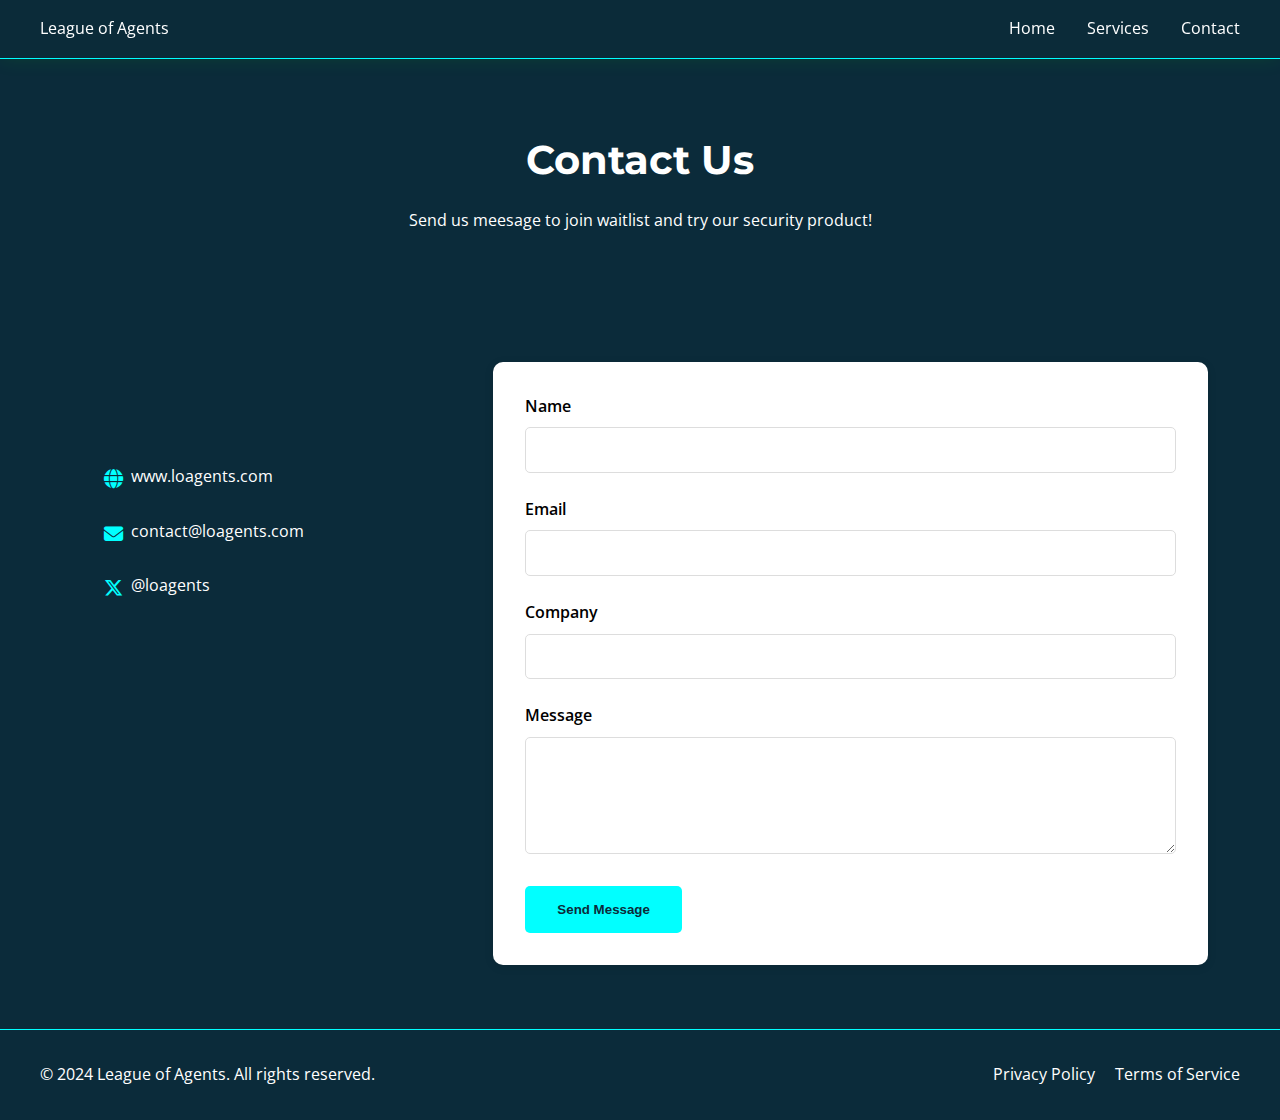
<file: contact.html>
<!DOCTYPE html>
<html lang="en">
<head>
    <meta charset="UTF-8">
    <meta name="viewport" content="width=device-width, initial-scale=1.0">
    <title>Contact Us - League of Agents</title>
    <meta name="description" content="Contact League of Agents for Web3 AI security solutions">
    <link rel="stylesheet" href="css/styles.css">
    <link rel="stylesheet" href="css/contact.css">
    <link rel="preconnect" href="https://fonts.googleapis.com">
    <link rel="preconnect" href="https://fonts.gstatic.com" crossorigin>
    <link href="https://fonts.googleapis.com/css2?family=Montserrat:wght@400;600;700&family=Open+Sans:wght@400;600&display=swap" rel="stylesheet">
    <!-- Font Awesome -->
    <link rel="stylesheet" href="https://cdnjs.cloudflare.com/ajax/libs/font-awesome/6.5.1/css/all.min.css">
</head>
<body>
    <header class="header">
        <nav class="nav-container">
            <div class="logo">League of Agents</div>
            <ul class="nav-links">
                <li><a href="index.html">Home</a></li>
                <li><a href="index.html#services">Services</a></li>
                <li><a href="contact.html" class="active">Contact</a></li>
            </ul>
        </nav>
    </header>

    <main>
        <section class="contact-hero">
            <h1>Contact Us</h1>
            <p>Send us meesage to join waitlist and try our security product!</p>
        </section>

        <section class="contact-container">
            <div class="contact-info">
                <h2>Contact Information</h2>
                <div class="info-item">
                    <span class="icon"><i class="fas fa-globe"></i></span>
                    <p>www.loagents.com</p>
                </div>
                <div class="info-item">
                    <span class="icon"><i class="fas fa-envelope"></i></span>
                    <p>contact@loagents.com</p>
                </div>
                <div class="info-item">
                    <span class="icon"><i class="fab fa-x-twitter"></i></span>
                    <p>@loagents</p>
                </div>
            </div>

            <form action="https://api.web3forms.com/submit" method="POST" class="contact-form">
                <input type="hidden" name="access_key" value="65647ee3-1ed2-4547-95e1-fba3c34dab96">
                
                <div class="form-group">
                    <label for="name">Name</label>
                    <input type="text" id="name" name="name" required>
                </div>
                
                <div class="form-group">
                    <label for="email">Email</label>
                    <input type="email" id="email" name="email" required>
                </div>
                
                <div class="form-group">
                    <label for="company">Company</label>
                    <input type="text" id="company" name="company">
                </div>
                
                <div class="form-group">
                    <label for="message">Message</label>
                    <textarea id="message" name="message" rows="5" required></textarea>
                </div>
                
                <button type="submit" class="submit-button">Send Message</button>
            </form>
        </section>
    </main>

    <footer class="footer">
        <div class="footer-content">
            <div class="footer-copyright">
                © 2024 League of Agents. All rights reserved.
            </div>
            <div class="footer-links">
                <a href="#">Privacy Policy</a>
                <a href="#">Terms of Service</a>
            </div>
        </div>
    </footer>

    <script src="js/contact.js"></script>
</body>
</html>
</file>
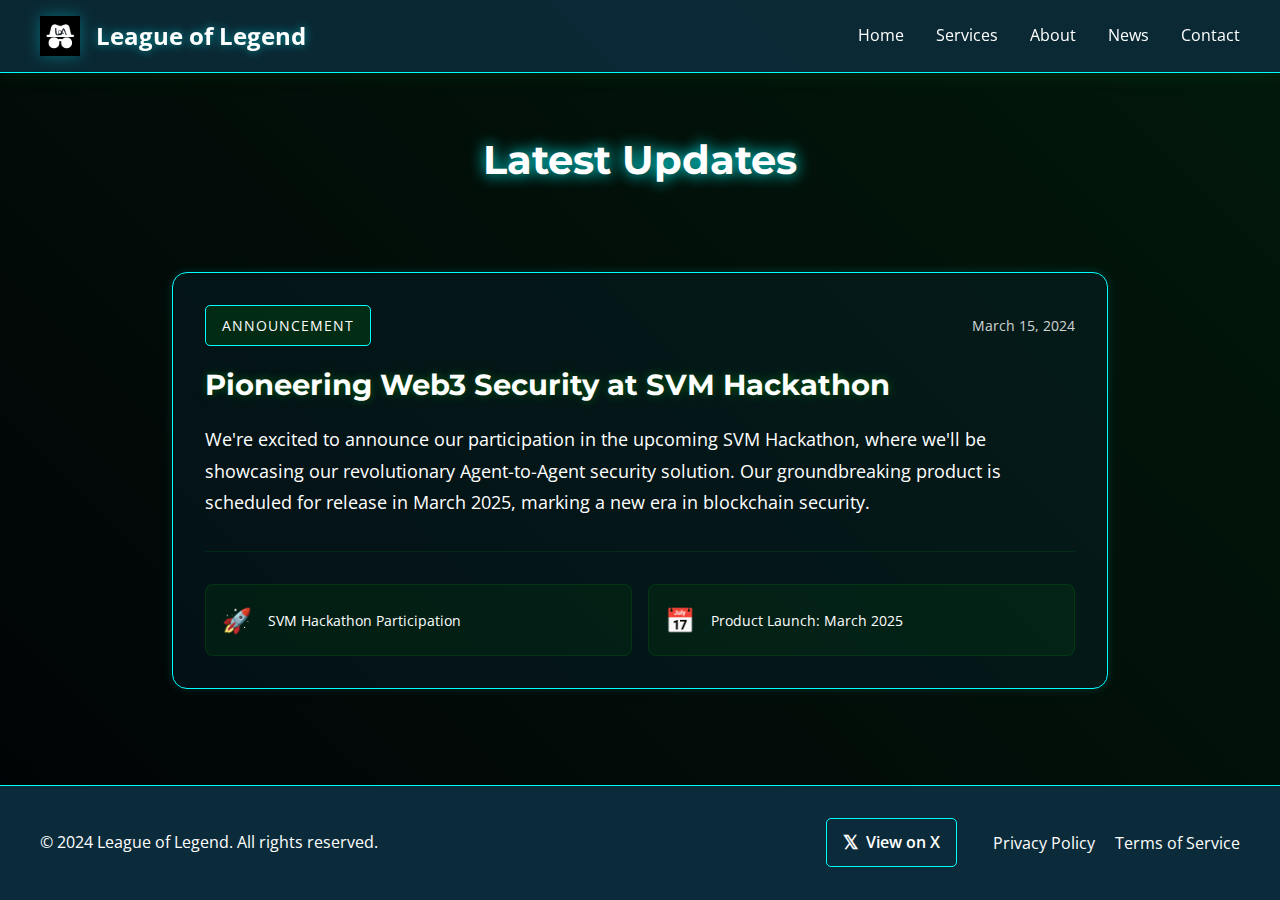
<file: news.html>
<!DOCTYPE html>
<html lang="en">
<head>
    <meta charset="UTF-8">
    <meta name="viewport" content="width=device-width, initial-scale=1.0">
    <title>News - League of Legend</title>
    <meta name="description" content="Latest updates from League of Legend">
    <link rel="stylesheet" href="css/styles.css">
    <link rel="stylesheet" href="css/news.css">
    <link rel="preconnect" href="https://fonts.googleapis.com">
    <link rel="preconnect" href="https://fonts.gstatic.com" crossorigin>
    <link href="https://fonts.googleapis.com/css2?family=Montserrat:wght@400;600;700&family=Open+Sans:wght@400;600&display=swap" rel="stylesheet">
</head>
<body>
    <header class="header">
        <nav class="nav-container">
            <div class="logo">
                <img src="images/logo.jpg" alt="League of Legend Logo" class="logo-image">
                <span class="logo-text">League of Legend</span>
            </div>
            <ul class="nav-links">
                <li><a href="index.html">Home</a></li>
                <li><a href="index.html#services">Services</a></li>
                <li><a href="index.html#about">About</a></li>
                <li><a href="news.html" class="active">News</a></li>
                <li><a href="contact.html">Contact</a></li>
            </ul>
        </nav>
    </header>

    <main>
        <section class="news-hero">
            <div class="news-content">
                <h1>Latest Updates</h1>
                <div class="news-grid">
                    <article class="news-card featured">
                        <div class="news-card-content">
                            <div class="news-meta">
                                <span class="news-tag">Announcement</span>
                                <span class="news-date">March 15, 2024</span>
                            </div>
                            <h2>Pioneering Web3 Security at SVM Hackathon</h2>
                            <p class="news-excerpt">We're excited to announce our participation in the upcoming SVM Hackathon, where we'll be showcasing our revolutionary Agent-to-Agent security solution. Our groundbreaking product is scheduled for release in March 2025, marking a new era in blockchain security.</p>
                            <div class="news-highlights">
                                <div class="highlight-item">
                                    <span class="highlight-icon">🚀</span>
                                    <p>SVM Hackathon Participation</p>
                                </div>
                                <div class="highlight-item">
                                    <span class="highlight-icon">📅</span>
                                    <p>Product Launch: March 2025</p>
                                </div>
                            </div>
                        </div>
                    </article>
                </div>
            </div>
        </section>
    </main>

    <footer class="footer">
        <div class="footer-content">
            <div class="footer-copyright">
                © 2024 League of Legend. All rights reserved.
            </div>
            <div class="footer-links">
                <a href="https://x.com/loagents" target="_blank" class="social-button">
                    <span class="x-icon">𝕏</span> View on X
                </a>
                <a href="#">Privacy Policy</a>
                <a href="#">Terms of Service</a>
            </div>
        </div>
    </footer>
</body>
</html>
</file>
<file: css/styles.css>
:root {
    --primary-color: #0b2b3a;
    --secondary-color: #ffffff;
    --accent-color: #01ffff;
    --text-color: #ffffff;
    --card-bg: rgba(11, 43, 58, 0.3);
    --neon-shadow: 0 0 10px rgba(1, 255, 255, 0.15);
}

* {
    margin: 0;
    padding: 0;
    box-sizing: border-box;
}

body {
    font-family: 'Open Sans', sans-serif;
    line-height: 1.6;
    color: var(--text-color);
    background-color: var(--primary-color);
}

h1, h2, h3, h4, h5, h6 {
    font-family: 'Montserrat', sans-serif;
}

.header {
    background-color: rgba(11, 43, 58, 0.9);
    border-bottom: 1px solid var(--accent-color);
    box-shadow: 0 0 20px rgba(0, 255, 0, 0.1);
    padding: 1rem 2rem;
    position: fixed;
    width: 100%;
    top: 0;
    z-index: 1000;
}

.nav-container {
    max-width: 1200px;
    margin: 0 auto;
    display: flex;
    justify-content: space-between;
    align-items: center;
}

.logo {
    display: flex;
    align-items: center;
    gap: 1rem;
}

.logo-image {
    height: 40px;
    width: auto;
    filter: brightness(1.2) drop-shadow(0 0 8px rgba(1, 255, 255, 0.3));
    transition: all 0.3s ease;
}

.logo-text {
    color: var(--secondary-color);
    text-shadow: 0 0 10px rgba(1, 255, 255, 0.5);
    font-size: 1.5rem;
    font-weight: 700;
}

.logo-image:hover {
    filter: brightness(1.4) drop-shadow(0 0 12px var(--accent-color));
    transform: scale(1.05);
}

.nav-links {
    display: flex;
    list-style: none;
    gap: 2rem;
}

.nav-links a {
    color: var(--text-color);
    text-decoration: none;
    transition: color 0.3s ease;
}

.nav-links a:hover {
    color: var(--secondary-color);
    text-shadow: 0 0 10px var(--accent-color);
}

.hero-section {
    display: flex;
    justify-content: space-between;
    align-items: center;
    padding: 8rem 6rem;
    background-color: #000000;
    min-height: 100vh;
    position: relative;
}

.hero-content {
    flex: 1;
    max-width: 600px;
}

/* 主标题样式 */
.hero-content h1 {
    font-size: 3.5rem;
    font-weight: 700;
    margin-bottom: 1.5rem;
    color: #ffffff;
    text-shadow: 0 0 20px rgba(1, 255, 255, 0.3);
    animation: titleGlow 2s infinite alternate;
}

.hero-content p {
    font-size: 1.2rem;
    color: #ffffff;
    opacity: 0.8;
    margin-bottom: 1.5rem;
}

/* 打字机效果文本样式 */
.typewriter, .typewriter-delay {
    font-family: 'Courier New', monospace;
    font-size: 1.4rem;
    color: var(--accent-color);
    margin-bottom: 1rem;
    opacity: 0.9;
    text-shadow: 0 0 10px rgba(1, 255, 255, 0.4);
}

.typewriter-delay {
    margin-bottom: 2rem;
}

.stats {
    display: flex;
    gap: 4rem;
    margin-bottom: 3rem;
}

.stat-block h2 {
    font-size: 2.5rem;
    color: var(--accent-color);
    margin-bottom: 0.5rem;
}

.stat-block p {
    font-size: 1rem;
    color: #ffffff;
    opacity: 0.8;
    margin: 0;
}

/* 按钮样式 */
.cta-button {
    display: inline-block;
    background: linear-gradient(45deg, 
        rgba(1, 255, 255, 0.1),
        rgba(1, 255, 255, 0.2)
    );
    color: var(--accent-color);
    padding: 1rem 2.5rem;
    border: 1px solid var(--accent-color);
    border-radius: 8px;
    font-size: 1.1rem;
    font-weight: 600;
    text-decoration: none;
    text-transform: uppercase;
    letter-spacing: 1px;
    transition: all 0.3s ease;
    position: relative;
    overflow: hidden;
    box-shadow: 0 0 20px rgba(1, 255, 255, 0.1);
}

.cta-button::before {
    content: '';
    position: absolute;
    top: 0;
    left: -100%;
    width: 100%;
    height: 100%;
    background: linear-gradient(
        90deg,
        transparent,
        rgba(1, 255, 255, 0.2),
        transparent
    );
    transition: 0.5s;
}

.cta-button:hover {
    transform: translateY(-3px);
    box-shadow: 0 0 30px rgba(1, 255, 255, 0.2);
    background: linear-gradient(45deg, 
        rgba(1, 255, 255, 0.2),
        rgba(1, 255, 255, 0.3)
    );
}

.cta-button:hover::before {
    left: 100%;
}

/* 标题发光动画 */
@keyframes titleGlow {
    from {
        text-shadow: 0 0 20px rgba(1, 255, 255, 0.3);
    }
    to {
        text-shadow: 0 0 30px rgba(1, 255, 255, 0.6);
    }
}

.hero-image {
    flex: 1;
    display: flex;
    justify-content: center;
    align-items: center;
    max-width: 500px;
}

.network-animation {
    position: relative;
    width: 500px;
    height: 500px;
    margin: 2rem;
    perspective: 1000px;
}

.network-grid {
    position: relative;
    width: 100%;
    height: 100%;
    transform-style: preserve-3d;
    animation: rotate3D 20s infinite linear;
}

/* 主节点样式 */
.node-main {
    position: absolute;
    top: 50%;
    left: 50%;
    transform: translate(-50%, -50%);
    width: 100px;
    height: 100px;
    border-radius: 50%;
    background: rgba(1, 255, 255, 0.1);
    display: flex;
    align-items: center;
    justify-content: center;
}

.node-core {
    width: 60%;
    height: 60%;
    background: var(--accent-color);
    border-radius: 50%;
    box-shadow: 0 0 30px var(--accent-color);
    animation: pulse 2s infinite;
}

.node-ring {
    position: absolute;
    width: 100%;
    height: 100%;
    border: 2px solid var(--accent-color);
    border-radius: 50%;
    animation: rotate 4s linear infinite;
}

.node-scan {
    position: absolute;
    width: 150%;
    height: 150%;
    border: 1px solid var(--accent-color);
    border-radius: 50%;
    opacity: 0;
    animation: scan 3s infinite;
}

/* 卫星节点样式 */
.satellite-nodes {
    position: absolute;
    width: 100%;
    height: 100%;
    animation: rotateSatellites 15s linear infinite;
}

.node-satellite {
    position: absolute;
    width: 60px;
    height: 60px;
    border-radius: 50%;
    background: rgba(1, 255, 255, 0.15);
    display: flex;
    align-items: center;
    justify-content: center;
    animation: satellitePulse 3s infinite;
    animation-delay: var(--delay);
}

.node-satellite:nth-child(1) { transform: translate(180px, 0); }
.node-satellite:nth-child(2) { transform: translate(-90px, 156px); }
.node-satellite:nth-child(3) { transform: translate(-90px, -156px); }

/* 连接线样式 */
.connections {
    position: absolute;
    width: 100%;
    height: 100%;
    top: 0;
    left: 0;
}

.connection-line {
    position: absolute;
    top: 50%;
    left: 50%;
    height: 2px;
    width: 180px;
    background: linear-gradient(90deg, 
        transparent,
        var(--accent-color),
        transparent
    );
    animation: dataFlow 2s infinite linear;
}

.connection-line:nth-child(1) { transform: rotate(0deg); }
.connection-line:nth-child(2) { transform: rotate(120deg); }
.connection-line:nth-child(3) { transform: rotate(240deg); }

/* 数据粒子效果 */
.data-particles {
    position: absolute;
    width: 100%;
    height: 100%;
}

.data-particles::before,
.data-particles::after {
    content: '';
    position: absolute;
    width: 4px;
    height: 4px;
    background: var(--accent-color);
    border-radius: 50%;
    animation: particleMove 4s infinite;
}

/* 动画关键帧 */
@keyframes rotate3D {
    from { transform: rotateY(0deg) rotateX(20deg); }
    to { transform: rotateY(360deg) rotateX(20deg); }
}

@keyframes pulse {
    0% { transform: scale(0.95); opacity: 0.8; }
    50% { transform: scale(1.05); opacity: 1; }
    100% { transform: scale(0.95); opacity: 0.8; }
}

@keyframes scan {
    0% { transform: scale(0.8); opacity: 0.5; }
    100% { transform: scale(1.2); opacity: 0; }
}

@keyframes rotateSatellites {
    from { transform: rotate(0deg); }
    to { transform: rotate(360deg); }
}

@keyframes dataFlow {
    0% { opacity: 0; transform-origin: left; transform: scaleX(0); }
    50% { opacity: 1; transform-origin: left; transform: scaleX(1); }
    50.1% { transform-origin: right; }
    100% { opacity: 0; transform-origin: right; transform: scaleX(0); }
}

@keyframes particleMove {
    0% { transform: translate(0, 0); opacity: 0; }
    50% { opacity: 1; }
    100% { transform: translate(200px, 200px); opacity: 0; }
}

/* 响应式调整 */
@media (max-width: 768px) {
    .network-animation {
        width: 300px;
        height: 300px;
    }

    .node-main {
        width: 80px;
        height: 80px;
    }

    .node-satellite {
        width: 40px;
        height: 40px;
    }

    .hero-content h1 {
        font-size: 2.5rem;
    }
    
    .typewriter, .typewriter-delay {
        font-size: 1.2rem;
    }
    
    .cta-button {
        padding: 0.8rem 2rem;
        font-size: 1rem;
    }
}

.services-section {
    padding: 6rem 2rem;
    background-color: #000000;
}

.services-section h2 {
    text-align: center;
    font-size: 2.5rem;
    margin-bottom: 4rem;
    color: #ffffff;
}

.features-grid {
    display: grid;
    grid-template-columns: repeat(auto-fit, minmax(300px, 1fr));
    gap: 2rem;
    max-width: 1200px;
    margin: 0 auto;
}

.feature-card {
    background: rgba(1, 255, 255, 0.02);
    border: 1px solid rgba(1, 255, 255, 0.1);
    border-radius: 12px;
    padding: 2rem;
    transition: all 0.3s ease;
    position: relative;
    overflow: hidden;
}

/* 添加发光边框动画 */
.feature-card::before {
    content: '';
    position: absolute;
    top: 0;
    left: 0;
    width: 100%;
    height: 100%;
    background: linear-gradient(90deg, 
        transparent,
        rgba(1, 255, 255, 0.1),
        transparent
    );
    transform: translateX(-100%);
    animation: shimmer 3s infinite;
}

/* 添加顶部扫描线 */
.feature-card::after {
    content: '';
    position: absolute;
    top: 0;
    left: 0;
    width: 100%;
    height: 2px;
    background: linear-gradient(90deg, 
        transparent,
        var(--accent-color),
        transparent
    );
    animation: scanLine 3s ease-in-out infinite;
}

.feature-card:hover {
    background: rgba(1, 255, 255, 0.05);
    transform: translateY(-5px);
    box-shadow: 0 0 30px rgba(1, 255, 255, 0.1);
}

.feature-card h3 {
    color: var(--accent-color);
    font-size: 1.5rem;
    margin-bottom: 1rem;
    position: relative;
    display: inline-block;
}

/* 标题发光效果 */
.feature-card h3::after {
    content: '';
    position: absolute;
    bottom: -2px;
    left: 0;
    width: 100%;
    height: 1px;
    background: var(--accent-color);
    box-shadow: 0 0 10px var(--accent-color);
    transform: scaleX(0);
    transform-origin: left;
    transition: transform 0.3s ease;
}

.feature-card:hover h3::after {
    transform: scaleX(1);
}

.feature-card p {
    color: rgba(255, 255, 255, 0.7);
    font-size: 1rem;
    line-height: 1.5;
}

.feature-card .feature-detail {
    color: var(--accent-color);
    opacity: 0.8;
    margin-top: 1rem;
    font-size: 0.9rem;
}

@media (max-width: 768px) {
    .features-grid {
        grid-template-columns: 1fr;
    }
    
    .feature-card {
        padding: 1.5rem;
    }
}

.agent-icon-wrapper {
    position: relative;
    margin-bottom: 2rem;
}

.agent-icon-wrapper::after {
    content: '';
    position: absolute;
    bottom: -10px;
    left: 50%;
    transform: translateX(-50%);
    width: 80px;
    height: 3px;
    background: linear-gradient(90deg, 
        transparent,
        rgba(64, 150, 255, 0.8),
        transparent
    );
    border-radius: 3px;
}

.agent-icon {
    width: 150px;
    height: 150px;
    object-fit: contain;
    filter: brightness(1.2) drop-shadow(0 0 15px rgba(64, 150, 255, 0.3));
    transition: all 0.3s ease;
}

.feature:hover .agent-icon {
    transform: translateY(-10px);
    filter: brightness(1.4) drop-shadow(0 0 25px rgba(64, 150, 255, 0.5));
}

.agents-showcase {
    margin-top: 6rem;
    text-align: center;
}

.agents-showcase h2 {
    margin-bottom: 3rem;
    color: var(--secondary-color);
    text-shadow: 0 0 10px var(--accent-color);
}

.agents-grid {
    display: grid;
    grid-template-columns: repeat(auto-fit, minmax(180px, 1fr));
    gap: 2rem;
    max-width: 1200px;
    margin: 0 auto;
    padding: 2rem;
}

.agent-item {
    display: flex;
    flex-direction: column;
    align-items: center;
    gap: 1rem;
}

.agent-item p {
    color: var(--text-color);
    font-weight: 600;
}

.footer {
    background-color: var(--primary-color);
    border-top: 1px solid var(--accent-color);
    color: white;
    padding: 2rem;
}

.footer-content {
    max-width: 1200px;
    margin: 0 auto;
    display: flex;
    justify-content: space-between;
    align-items: center;
}

.footer-links a {
    color: white;
    text-decoration: none;
    margin-left: 1rem;
    display: inline-flex;
    align-items: center;
    gap: 8px;
}

.footer-links a:hover {
    color: var(--secondary-color);
    text-shadow: 0 0 10px var(--accent-color);
}

.footer-links .social-button {
    margin: 0 1rem 0 0;
    padding: 0.5rem 1rem;
    border: 1px solid var(--accent-color);
    border-radius: 5px;
}

.footer-links .social-button:hover {
    background-color: rgba(0, 255, 0, 0.1);
    box-shadow: 0 0 15px rgba(0, 255, 0, 0.3);
    transform: translateY(-2px);
}

@media (max-width: 768px) {
    .nav-links {
        display: none;
    }
    
    .hero-section {
        padding: 6rem 2rem;
        flex-direction: column;
        text-align: center;
    }
    
    .stats {
        justify-content: center;
        gap: 2rem;
    }
    
    .footer-content {
        flex-direction: column;
        text-align: center;
        gap: 1rem;
    }
    
    .agents-grid {
        grid-template-columns: repeat(auto-fit, minmax(140px, 1fr));
    }
    
    .agent-icon {
        width: 120px;
        height: 120px;
    }
    
    .services-section {
        padding: 4rem 1rem;
    }
    
    .services-section h2 {
        font-size: 2rem;
    }
    
    .social-button {
        margin-top: 1rem;
        margin-left: 0;
        font-size: 0.9rem;
    }
    
    .logo-image {
        height: 32px;
    }
    
    .logo-text {
        font-size: 1.2rem;
    }
}

@keyframes neonPulse {
    0% { box-shadow: 0 0 5px rgba(1, 255, 255, 0.1); }
    50% { box-shadow: 0 0 20px rgba(1, 255, 255, 0.2); }
    100% { box-shadow: 0 0 5px rgba(1, 255, 255, 0.1); }
}

.service-card {
    animation: neonPulse 2s infinite;
}

/* News Section Styles */
.news-section {
    padding: 6rem 2rem;
    background-color: var(--primary-color);
    background-image: 
        linear-gradient(45deg, rgba(0,0,0,0.95) 0%, rgba(0,20,0,0.92) 100%),
        linear-gradient(rgba(0, 255, 0, 0.05) 1px, transparent 1px),
        linear-gradient(90deg, rgba(0, 255, 0, 0.05) 1px, transparent 1px);
    background-size: 100% 100%, 30px 30px, 30px 30px;
}

.news-section h2 {
    color: var(--secondary-color);
    text-align: center;
    margin-bottom: 3rem;
    font-size: 2.5rem;
    text-shadow: 0 0 15px var(--accent-color);
}

.news-grid {
    max-width: 1000px;
    margin: 0 auto;
    padding: 2rem;
}

.news-card {
    background: var(--card-bg);
    border: 1px solid rgba(1, 255, 255, 0.2);
    border-radius: 15px;
    overflow: hidden;
    transition: all 0.3s ease;
    box-shadow: var(--neon-shadow);
}

.news-card:hover {
    transform: translateY(-5px);
    box-shadow: 0 0 30px rgba(1, 255, 255, 0.15);
}

.news-card-content {
    padding: 2.5rem;
}

.news-meta {
    display: flex;
    justify-content: space-between;
    align-items: center;
    margin-bottom: 1.5rem;
}

.news-tag {
    background-color: rgba(1, 255, 255, 0.1);
    color: var(--secondary-color);
    padding: 0.5rem 1rem;
    border-radius: 5px;
    font-size: 0.9rem;
    border: 1px solid rgba(1, 255, 255, 0.2);
    text-transform: uppercase;
    letter-spacing: 1px;
}

.news-date {
    color: var(--text-color);
    font-size: 0.9rem;
    opacity: 0.8;
}

.news-card h2 {
    color: var(--secondary-color);
    margin-bottom: 1.5rem;
    font-size: 1.8rem;
    text-shadow: 0 0 10px rgba(1, 255, 255, 0.3);
    text-align: left;
}

.news-excerpt {
    color: var(--text-color);
    margin-bottom: 2rem;
    line-height: 1.8;
    font-size: 1.1rem;
}

.news-highlights {
    display: grid;
    grid-template-columns: repeat(auto-fit, minmax(200px, 1fr));
    gap: 1.5rem;
    margin-top: 2rem;
    padding-top: 2rem;
    border-top: 1px solid rgba(0, 255, 0, 0.1);
}

.highlight-item {
    display: flex;
    align-items: center;
    gap: 1rem;
    padding: 1rem;
    background: rgba(0, 255, 0, 0.05);
    border-radius: 8px;
    border: 1px solid rgba(0, 255, 0, 0.1);
    transition: all 0.3s ease;
}

.highlight-item:hover {
    background: rgba(0, 255, 0, 0.1);
    transform: translateY(-2px);
}

.highlight-icon {
    font-size: 1.5rem;
}

.highlight-item p {
    color: var(--text-color);
    font-size: 0.9rem;
    margin: 0;
}

@media (max-width: 768px) {
    .news-section {
        padding: 4rem 1rem;
    }
    
    .news-grid {
        padding: 1rem;
    }
    
    .news-card-content {
        padding: 1.5rem;
    }
    
    .news-card h2 {
        font-size: 1.5rem;
    }
    
    .news-highlights {
        grid-template-columns: 1fr;
    }
}

@media (min-width: 1200px) {
    .services-section {
        padding: 6rem 2rem;
    }
}

/* Why Security Section Styles */
.why-security-section {
    padding: 8rem 2rem;
    background-color: var(--primary-color);
    background-image: 
        linear-gradient(45deg, rgba(0,21,41,0.97) 0%, rgba(0,33,64,0.95) 100%),
        linear-gradient(rgba(255, 255, 255, 0.03) 1px, transparent 1px),
        linear-gradient(90deg, rgba(255, 255, 255, 0.03) 1px, transparent 1px);
    background-size: 100% 100%, 40px 40px, 40px 40px;
}

.why-security-section h2 {
    text-align: center;
    color: var(--secondary-color);
    font-size: 2.5rem;
    margin-bottom: 4rem;
    text-shadow: 0 0 15px var(--accent-color);
}

.quotes-container {
    display: grid;
    grid-template-columns: repeat(auto-fit, minmax(300px, 1fr));
    gap: 2rem;
    max-width: 1200px;
    margin: 0 auto 4rem;
    padding: 0 1rem;
}

.quote-card {
    background: var(--card-bg);
    border: 1px solid rgba(1, 255, 255, 0.2);
    border-radius: 15px;
    padding: 2rem;
    transition: all 0.3s ease;
    position: relative;
    overflow: hidden;
}

.quote-card:hover {
    transform: translateY(-5px);
    box-shadow: 0 0 30px rgba(1, 255, 255, 0.15);
}

.quote-card.highlight {
    border-width: 2px;
    box-shadow: 0 0 20px rgba(1, 255, 255, 0.3);
}

.quote-mark {
    font-size: 4rem;
    color: var(--accent-color);
    opacity: 0.3;
    position: absolute;
    top: 1rem;
    left: 1rem;
}

.quote-content {
    position: relative;
    z-index: 1;
}

.quote-content p {
    font-size: 1.1rem;
    line-height: 1.8;
    margin: 1rem 0 2rem;
    color: var(--text-color);
}

.quote-source {
    display: flex;
    justify-content: space-between;
    align-items: center;
    font-size: 0.9rem;
    color: var(--secondary-color);
    border-top: 1px solid rgba(0, 255, 0, 0.1);
    padding-top: 1rem;
}

.source-date {
    opacity: 0.8;
}

.security-stats {
    display: grid;
    grid-template-columns: repeat(auto-fit, minmax(200px, 1fr));
    gap: 3rem;
    max-width: 900px;
    margin: 0 auto;
    padding: 2rem;
    text-align: center;
}

.stat-item h3 {
    font-size: 2.5rem;
    color: var(--secondary-color);
    margin-bottom: 0.5rem;
    text-shadow: 0 0 10px var(--accent-color);
}

.stat-item p {
    font-size: 1.1rem;
    color: var(--text-color);
    opacity: 0.9;
}

@media (max-width: 768px) {
    .why-security-section {
        padding: 4rem 1rem;
    }
    
    .quotes-container {
        grid-template-columns: 1fr;
    }
    
    .security-stats {
        gap: 2rem;
    }
    
    .stat-item h3 {
        font-size: 2rem;
    }
}

.social-button {
    display: inline-flex;
    align-items: center;
    gap: 8px;
    background-color: transparent;
    color: var(--text-color);
    border: 1px solid var(--accent-color);
    padding: 0.8rem 1.5rem;
    border-radius: 5px;
    text-decoration: none;
    font-weight: 600;
    margin-top: 1rem;
    margin-left: 1rem;
    transition: all 0.3s ease;
}

.social-button:hover {
    background-color: rgba(0, 255, 0, 0.1);
    box-shadow: 0 0 15px rgba(0, 255, 0, 0.3);
    transform: translateY(-2px);
}

.x-icon {
    font-size: 1.2em;
    font-weight: bold;
}

.hero-subtitles {
    margin: 2rem 0;
}

.hero-subtitles h2 {
    font-size: 2rem;
    margin-bottom: 1rem;
    background: linear-gradient(90deg, var(--accent-color), #ffffff);
    -webkit-background-clip: text;
    -webkit-text-fill-color: transparent;
    text-shadow: 0 0 20px rgba(1, 255, 255, 0.3);
}

.hero-subtitles .highlight-text {
    font-size: 1.2rem;
    color: var(--accent-color);
    opacity: 0.9;
    letter-spacing: 0.5px;
    margin-bottom: 2rem;
}

@media (max-width: 768px) {
    .hero-subtitles h2 {
        font-size: 1.5rem;
    }
    
    .hero-subtitles .highlight-text {
        font-size: 1rem;
    }
}

.security-bot {
    position: relative;
    width: 400px;
    height: 400px;
    display: flex;
    flex-direction: column;
    align-items: center;
    justify-content: center;
}

.bot-head {
    width: 120px;
    height: 100px;
    background: linear-gradient(45deg, #000, #222);
    border: 2px solid var(--accent-color);
    border-radius: 20px;
    position: relative;
    z-index: 2;
}

.bot-eye {
    position: absolute;
    width: 40px;
    height: 40px;
    background: var(--accent-color);
    border-radius: 50%;
    top: 30px;
    left: 40px;
    animation: eyeScan 3s infinite;
    box-shadow: 0 0 20px var(--accent-color);
}

.scan-line {
    position: absolute;
    width: 100%;
    height: 2px;
    background: var(--accent-color);
    top: 50%;
    left: 0;
    animation: scanMove 2s infinite;
    opacity: 0.6;
}

.bot-body {
    width: 160px;
    height: 180px;
    background: linear-gradient(45deg, #000, #222);
    border: 2px solid var(--accent-color);
    border-radius: 30px;
    margin-top: -20px;
    position: relative;
    z-index: 1;
}

.shield-container {
    position: absolute;
    width: 100%;
    height: 100%;
    display: flex;
    align-items: center;
    justify-content: center;
}

.shield {
    width: 60px;
    height: 70px;
    background: linear-gradient(135deg, transparent 0%, var(--accent-color) 50%);
    clip-path: polygon(50% 0%, 100% 25%, 100% 75%, 50% 100%, 0% 75%, 0% 25%);
    animation: shieldPulse 2s infinite;
}

.shield-glow {
    position: absolute;
    width: 70px;
    height: 80px;
    background: var(--accent-color);
    clip-path: polygon(50% 0%, 100% 25%, 100% 75%, 50% 100%, 0% 75%, 0% 25%);
    opacity: 0.2;
    filter: blur(10px);
    animation: shieldGlow 2s infinite;
}

.status-lights {
    position: absolute;
    bottom: 20px;
    left: 50%;
    transform: translateX(-50%);
    display: flex;
    gap: 10px;
}

.light {
    width: 12px;
    height: 12px;
    background: var(--accent-color);
    border-radius: 50%;
    animation: lightBlink 1.5s infinite;
}

.light:nth-child(2) { animation-delay: 0.5s; }
.light:nth-child(3) { animation-delay: 1s; }

.security-ring {
    position: absolute;
    width: 300px;
    height: 300px;
    border-radius: 50%;
    border: 2px solid var(--accent-color);
    animation: ringRotate 10s linear infinite;
}

.ring-segment {
    position: absolute;
    width: 100%;
    height: 100%;
    border: 2px solid transparent;
    border-top: 2px solid var(--accent-color);
    border-radius: 50%;
}

.ring-segment:nth-child(2) { transform: rotate(120deg); }
.ring-segment:nth-child(3) { transform: rotate(240deg); }

.scan-radius {
    position: absolute;
    width: 100%;
    height: 100%;
    border-radius: 50%;
    border: 2px solid var(--accent-color);
    opacity: 0;
    animation: scanRadius 3s infinite;
}

@keyframes eyeScan {
    0%, 100% { transform: translateX(0); }
    50% { transform: translateX(10px); }
}

@keyframes scanMove {
    0%, 100% { transform: translateY(20px); opacity: 0; }
    50% { transform: translateY(-20px); opacity: 0.6; }
}

@keyframes shieldPulse {
    0%, 100% { opacity: 0.7; transform: scale(1); }
    50% { opacity: 1; transform: scale(1.1); }
}

@keyframes shieldGlow {
    0%, 100% { opacity: 0.1; transform: scale(1); }
    50% { opacity: 0.3; transform: scale(1.2); }
}

@keyframes lightBlink {
    0%, 100% { opacity: 0.5; }
    50% { opacity: 1; }
}

@keyframes ringRotate {
    from { transform: rotate(0deg); }
    to { transform: rotate(360deg); }
}

@keyframes scanRadius {
    0% { transform: scale(0.8); opacity: 0.5; }
    100% { transform: scale(1.2); opacity: 0; }
}

@keyframes shimmer {
    0% {
        transform: translateX(-100%);
    }
    100% {
        transform: translateX(100%);
    }
}

@keyframes scanLine {
    0% {
        transform: translateX(-100%);
        opacity: 0;
    }
    50% {
        opacity: 1;
    }
    100% {
        transform: translateX(100%);
        opacity: 0;
    }
}

/* Use Case Section Styles */
.use-case-section {
    padding: 6rem 2rem;
    background-color: #000000;
    position: relative;
    overflow: hidden;
}

.use-case-section h2 {
    text-align: center;
    font-size: 2.5rem;
    margin-bottom: 4rem;
    color: #ffffff;
    text-shadow: 0 0 20px rgba(1, 255, 255, 0.3);
}

.scenario-container {
    max-width: 1000px;
    margin: 0 auto;
}

.scenario-timeline {
    display: flex;
    flex-direction: column;
    gap: 2rem;
}

.timeline-item {
    background: rgba(1, 255, 255, 0.02);
    border: 1px solid rgba(1, 255, 255, 0.1);
    border-radius: 12px;
    padding: 2rem;
    position: relative;
    transition: all 0.3s ease;
}

.timeline-item::before {
    content: '';
    position: absolute;
    left: 0;
    top: 0;
    height: 100%;
    width: 3px;
    background: var(--accent-color);
    border-radius: 3px;
    opacity: 0.5;
}

.timeline-item.warning::before {
    background: #ff3e3e;
    animation: warningPulse 2s infinite;
}

.timeline-content h3 {
    color: var(--accent-color);
    font-size: 1.5rem;
    margin-bottom: 1.5rem;
}

.code-block {
    background: rgba(0, 0, 0, 0.3);
    border-radius: 8px;
    padding: 1.5rem;
    margin-top: 1rem;
    border: 1px solid rgba(1, 255, 255, 0.1);
}

.code-block pre {
    margin: 0;
    color: #ffffff;
    font-family: 'Courier New', monospace;
    line-height: 1.5;
}

.code-block.attack-code {
    border-color: rgba(255, 62, 62, 0.3);
    position: relative;
    overflow: hidden;
}

.code-block.attack-code::after {
    content: 'BLOCKED';
    position: absolute;
    top: 50%;
    left: 50%;
    transform: translate(-50%, -50%) rotate(-30deg);
    font-size: 2rem;
    color: #ff3e3e;
    border: 2px solid #ff3e3e;
    padding: 0.5rem 2rem;
    opacity: 0.8;
}

.protection-features {
    display: grid;
    grid-template-columns: repeat(auto-fit, minmax(200px, 1fr));
    gap: 1.5rem;
    margin-top: 1.5rem;
}

.protection-features .feature {
    display: flex;
    align-items: center;
    gap: 1rem;
    padding: 1rem;
    background: rgba(1, 255, 255, 0.05);
    border-radius: 8px;
    border: 1px solid rgba(1, 255, 255, 0.1);
}

.feature .icon {
    font-size: 1.5rem;
}

.feature p {
    color: var(--accent-color);
    margin: 0;
}

@keyframes warningPulse {
    0%, 100% { opacity: 0.5; }
    50% { opacity: 1; }
}

@media (max-width: 768px) {
    .protection-features {
        grid-template-columns: 1fr;
    }
    
    .timeline-item {
        padding: 1.5rem;
    }
    
    .code-block {
        padding: 1rem;
        font-size: 0.9rem;
    }
}

.documentation-section {
    padding: 6rem 2rem;
    background-color: #000000;
    text-align: center;
}

.documentation-section h2 {
    font-size: 2.5rem;
    color: var(--secondary-color);
    margin-bottom: 1rem;
    text-shadow: 0 0 10px var(--accent-color);
}

.documentation-section p {
    color: rgba(255, 255, 255, 0.7);
    margin-bottom: 2rem;
    font-size: 1.2rem;
}

.iframe-container {
    width: 100%;
    height: 600px; /* Adjust height as needed */
    overflow: hidden;
    border-radius: 8px;
    box-shadow: 0 0 20px rgba(1, 255, 255, 0.1);
}

.iframe-container iframe {
    width: 100%;
    height: 100%;
    border: none;
}
</file>
<file: css/contact.css>
.contact-hero {
    background-color: var(--primary-color);
    color: white;
    padding: 8rem 2rem 4rem;
    text-align: center;
}

.contact-hero h1 {
    font-size: 2.5rem;
    margin-bottom: 1rem;
}

.contact-container {
    max-width: 1200px;
    margin: 4rem auto;
    padding: 0 2rem;
    display: grid;
    grid-template-columns: 1fr 2fr;
    gap: 4rem;
}

.contact-info {
    padding: 2rem;
    background-color: var(--light-gray);
    border-radius: 10px;
    height: fit-content;
}

.contact-info h2 {
    margin-bottom: 2rem;
    color: var(--primary-color);
}

.info-item {
    display: flex;
    align-items: flex-start;
    margin-bottom: 1.5rem;
}

.info-item .icon {
    font-size: 1.2rem;
    margin-right: 0.5rem;
    color: var(--accent-color);
    transition: color 0.3s ease;
}

.info-item:hover .icon {
    color: #ffffff;
}

.social-links {
    margin-top: 2rem;
    display: flex;
    gap: 1rem;
}

.social-icon {
    color: var(--accent-color);
    text-decoration: none;
    padding: 0.5rem 1rem;
    border: 1px solid var(--accent-color);
    border-radius: 5px;
    transition: all 0.3s ease;
}

.social-icon:hover {
    background-color: var(--accent-color);
    color: var(--primary-color);
}

.contact-form {
    padding: 2rem;
    background-color: white;
    border-radius: 10px;
    box-shadow: 0 2px 10px rgba(0,0,0,0.1);
}

.form-group {
    margin-bottom: 1.5rem;
}

.form-group label {
    display: block;
    margin-bottom: 0.5rem;
    color: #000000;
    font-weight: 600;
}

.form-group input,
.form-group textarea {
    width: 100%;
    padding: 0.8rem;
    border: 1px solid #ddd;
    border-radius: 5px;
    font-family: 'Open Sans', sans-serif;
}

.form-group textarea {
    resize: vertical;
}

.submit-button {
    background-color: var(--accent-color);
    color: var(--primary-color);
    border: none;
    padding: 1rem 2rem;
    border-radius: 5px;
    font-weight: 600;
    cursor: pointer;
    transition: transform 0.3s ease, background-color 0.3s ease;
}

.submit-button:hover {
    transform: translateY(-2px);
    background-color: #ffffff;
    color: var(--accent-color);
}

@media (max-width: 768px) {
    .contact-container {
        grid-template-columns: 1fr;
    }
    
    .contact-hero h1 {
        font-size: 2rem;
    }
}
</file>
<file: css/news.css>
.news-hero {
    padding: 8rem 2rem 4rem;
    background-color: var(--dark-gray);
    background-image: linear-gradient(45deg, rgba(0,0,0,0.9) 0%, rgba(0,20,0,0.8) 100%);
}

.news-content {
    max-width: 1200px;
    margin: 0 auto;
}

.news-content h1 {
    color: var(--secondary-color);
    text-align: center;
    margin-bottom: 3rem;
    font-size: 2.5rem;
    text-shadow: 0 0 15px var(--accent-color);
}

.news-grid {
    display: grid;
    gap: 2rem;
    padding: 2rem;
}

.news-card {
    background: var(--card-bg);
    border: 1px solid var(--accent-color);
    border-radius: 15px;
    overflow: hidden;
    transition: all 0.3s ease;
    box-shadow: var(--neon-shadow);
}

.news-card:hover {
    transform: translateY(-5px);
    box-shadow: 0 0 30px rgba(0, 255, 0, 0.3);
}

.news-card-content {
    padding: 2rem;
}

.news-meta {
    display: flex;
    justify-content: space-between;
    align-items: center;
    margin-bottom: 1rem;
}

.news-tag {
    background-color: rgba(0, 255, 0, 0.1);
    color: var(--secondary-color);
    padding: 0.5rem 1rem;
    border-radius: 5px;
    font-size: 0.9rem;
    border: 1px solid var(--accent-color);
}

.news-date {
    color: var(--text-color);
    font-size: 0.9rem;
    opacity: 0.8;
}

.news-card h2 {
    color: var(--secondary-color);
    margin-bottom: 1rem;
    font-size: 1.8rem;
    text-shadow: 0 0 10px rgba(0, 255, 0, 0.3);
}

.news-excerpt {
    color: var(--text-color);
    margin-bottom: 2rem;
    line-height: 1.8;
}

.news-highlights {
    display: grid;
    grid-template-columns: repeat(auto-fit, minmax(200px, 1fr));
    gap: 1rem;
    margin-top: 2rem;
}

.highlight-item {
    display: flex;
    align-items: center;
    gap: 1rem;
    padding: 1rem;
    background: rgba(0, 255, 0, 0.05);
    border-radius: 8px;
    border: 1px solid rgba(0, 255, 0, 0.1);
}

.highlight-icon {
    font-size: 1.5rem;
}

.highlight-item p {
    color: var(--text-color);
    font-size: 0.9rem;
}

@media (max-width: 768px) {
    .news-hero {
        padding: 6rem 1rem 2rem;
    }

    .news-content h1 {
        font-size: 2rem;
    }

    .news-card h2 {
        font-size: 1.5rem;
    }

    .news-highlights {
        grid-template-columns: 1fr;
    }
}
</file>
